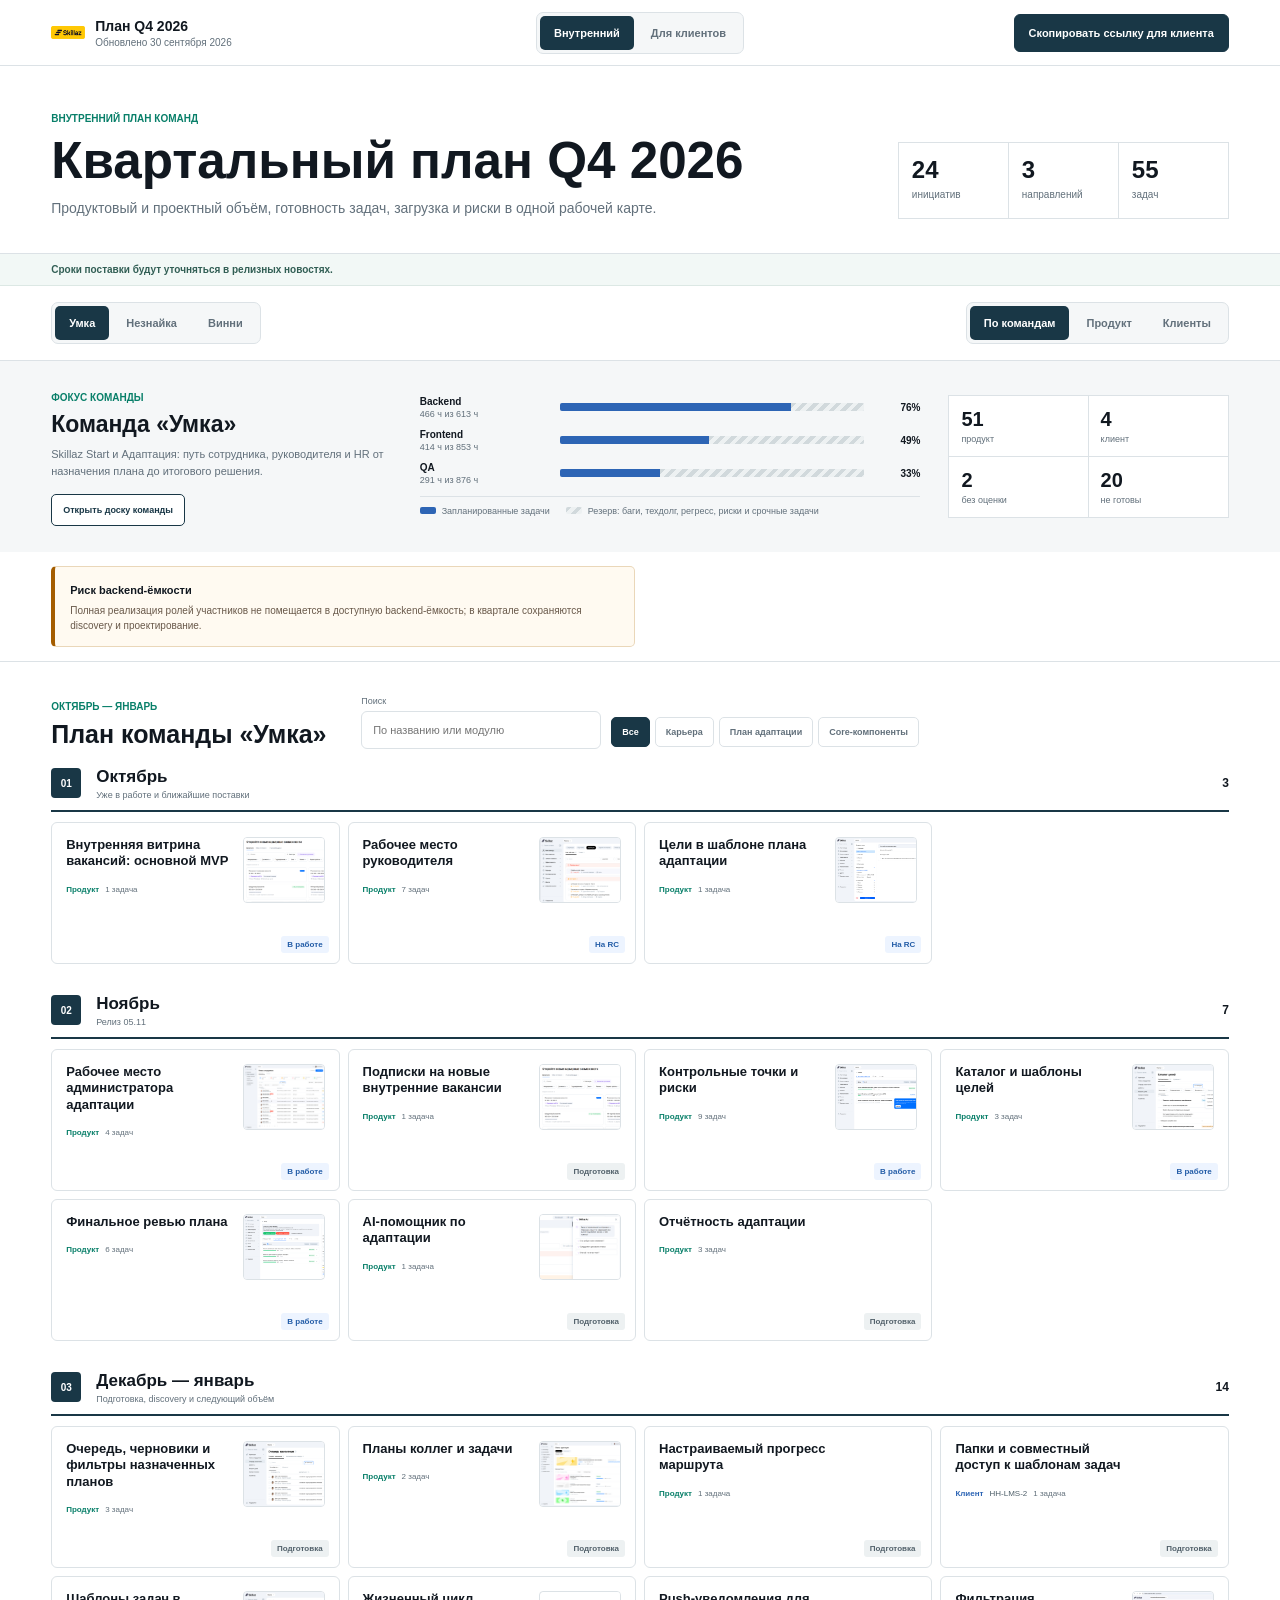
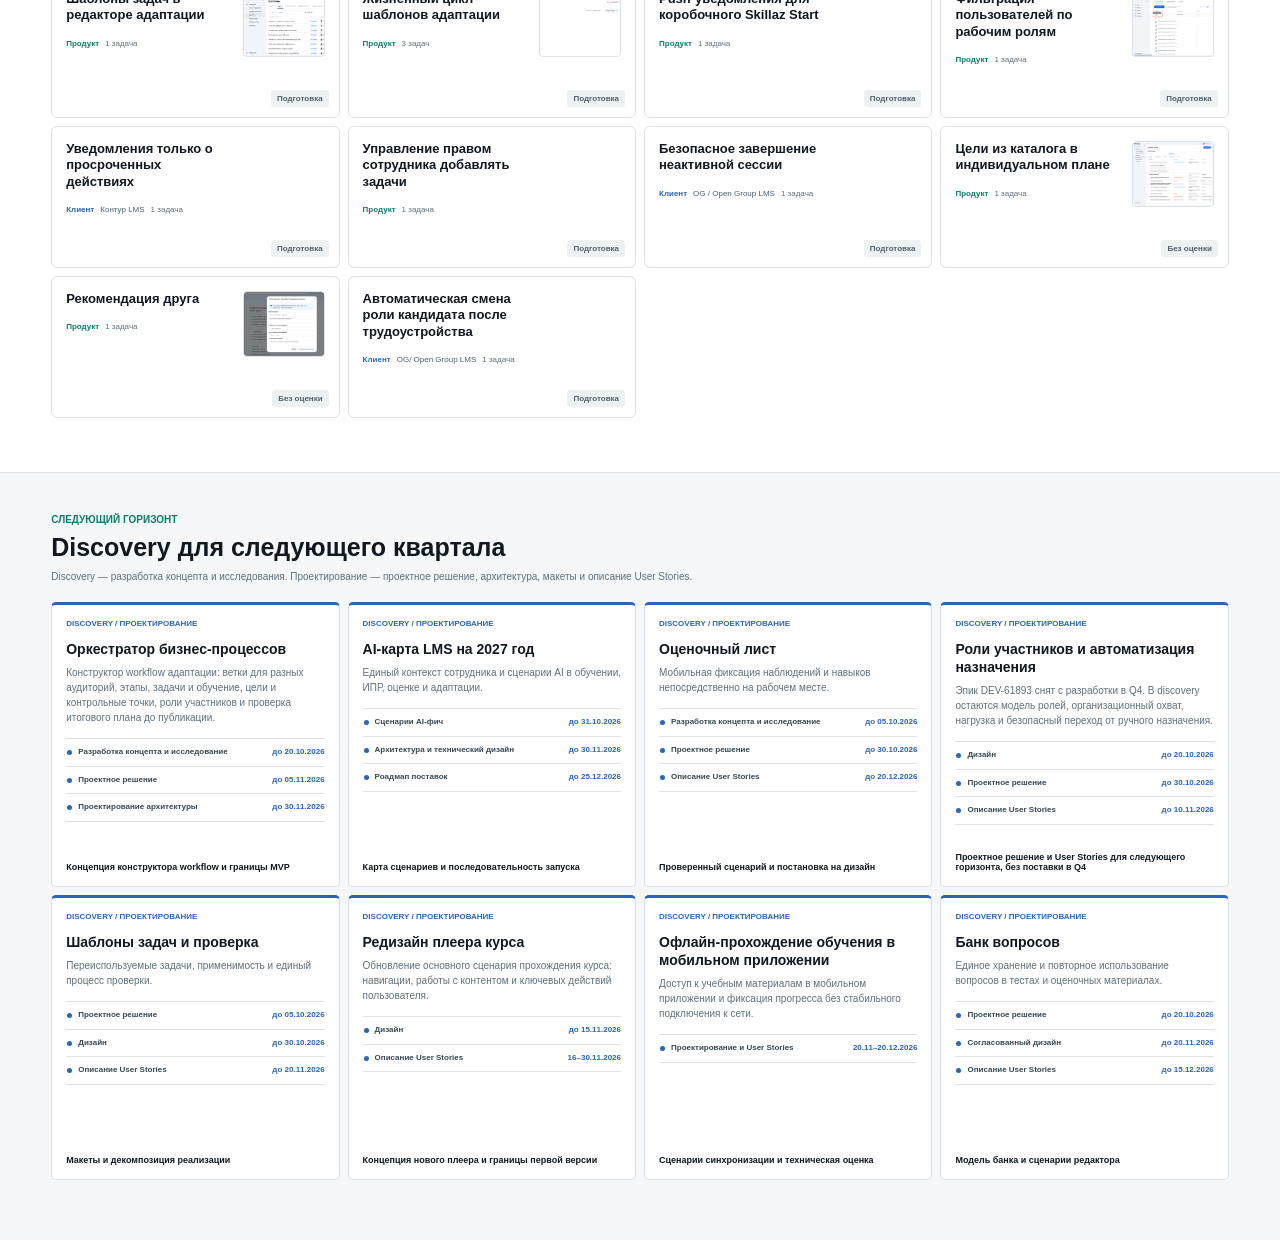
<file: q4-2026/index.html>
<!doctype html>
<html lang="ru">
<head>
  <meta charset="utf-8">
  <meta name="viewport" content="width=device-width, initial-scale=1">
  <meta name="theme-color" content="#ffffff">
  <title>Skillaz · план Q4 2026</title>
  <link rel="icon" href="../skillaz-logo.png">
  <link rel="stylesheet" href="q4.css?v=20260929-12">
  <link rel="stylesheet" href="q4-enhancements.css?v=20260930-5">
</head>
<body>
  <header class="topbar">
    <a class="brand" href="../"><img src="../skillaz-logo.png" alt="Skillaz"><span><strong>План Q4 2026</strong><small id="updatedAt"></small></span></a>
    <div class="mode-switch" id="modeSwitch" role="group" aria-label="Режим просмотра">
      <button type="button" data-mode="internal">Внутренний</button><button type="button" data-mode="client">Для клиентов</button>
    </div>
    <button class="share-button" id="shareButton" type="button">Скопировать ссылку для клиента</button>
  </header>
  <main>
    <section class="intro">
      <div><span class="eyebrow" id="eyebrow"></span><h1 id="pageTitle"></h1><p id="pageLead"></p></div>
      <div class="summary" id="summary"></div>
    </section>
    <p class="delivery-note" id="deliveryNote"></p>
    <section class="controls internal-only">
      <div class="team-tabs" id="teamTabs"></div>
      <div class="scope-tabs" id="scopeTabs" role="group" aria-label="Представление внутреннего плана"><button type="button" data-scope="team">По командам</button><button type="button" data-scope="product">Продукт</button><button type="button" data-scope="project">Клиенты</button></div>
    </section>
    <section class="team-panel internal-only">
      <div class="team-copy"><span class="section-label">Фокус команды</span><h2 id="teamTitle"></h2><p id="teamMission"></p><a class="dashboard-link" id="teamDashboard" target="_blank" rel="noreferrer">Открыть доску команды</a></div>
      <div class="capacity" id="capacity"></div><div class="team-stats" id="teamStats"></div>
    </section>
    <section class="notices internal-only" id="notices"></section>
    <section class="roadmap">
      <header class="roadmap-head">
        <div><span class="section-label">Октябрь — январь</span><h2 id="roadmapTitle"></h2></div>
        <div class="roadmap-tools" id="roadmapTools"><label class="search"><span>Поиск</span><input id="searchInput" type="search" placeholder="По названию или модулю"></label><label class="client-filter hidden" id="clientFilterLabel"><span>Клиент</span><select id="clientFilter"><option value="Все клиенты">Все клиенты</option></select></label><div class="module-filter" id="moduleFilter"></div></div>
      </header>
      <div class="months" id="months"></div>
    </section>
    <section class="discovery"><header><span class="section-label">Следующий горизонт</span><h2>Discovery для следующего квартала</h2><p>Discovery — разработка концепта и исследования. Проектирование — проектное решение, архитектура, макеты и описание User Stories.</p></header><div class="discovery-grid" id="discoveryGrid"></div></section>
  </main>
  <div class="modal-shell" id="modalShell" aria-hidden="true">
    <button class="modal-backdrop" id="modalBackdrop" aria-label="Закрыть"></button>
    <article class="modal" role="dialog" aria-modal="true" aria-labelledby="modalTitle">
      <button class="modal-close" id="modalClose" type="button" aria-label="Закрыть">×</button>
      <header class="modal-header"><div class="modal-meta" id="modalMeta"></div><h2 id="modalTitle"></h2><p id="modalSummary"></p></header>
      <div class="gallery" id="gallery"></div>
      <section class="modal-section"><h3 id="scopeTitle">Что входит</h3><div class="task-list" id="taskList"></div></section>
    </article>
  </div>
  <div class="image-viewer" id="imageViewer" aria-hidden="true">
    <button class="image-viewer-backdrop" id="imageViewerBackdrop" type="button" aria-label="Закрыть изображение"></button>
    <button class="image-viewer-close" id="imageViewerClose" type="button" aria-label="Закрыть изображение">×</button>
    <img id="imageViewerImage" alt="Увеличенный макет">
  </div>
  <div class="toast" id="toast" role="status"></div>
  <script src="q4-data.js?v=20261105-home-dec"></script><script src="q4.js?v=20260930-4"></script>
</body>
</html>
</file>
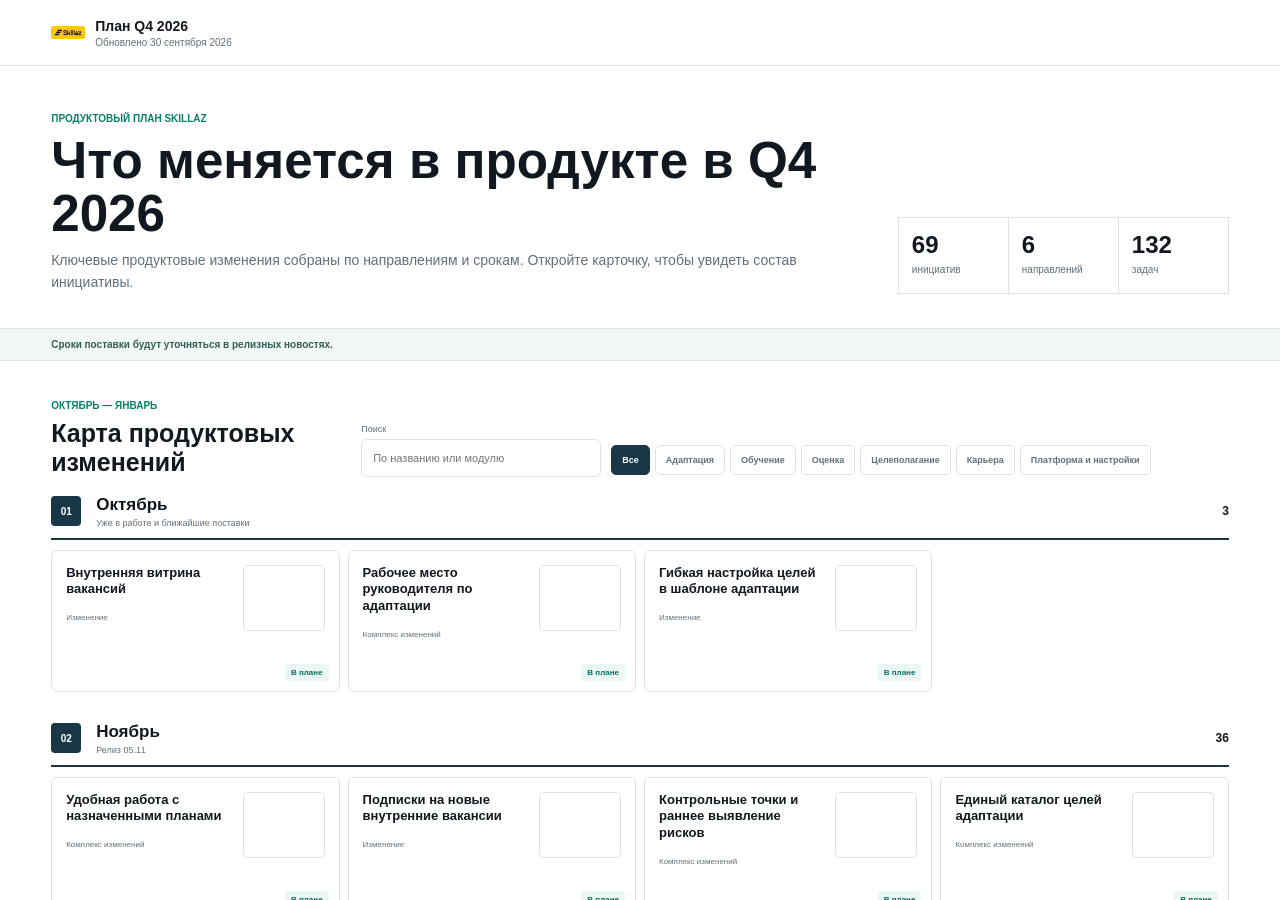
<file: q4-2026/client.html>
<!doctype html><html lang="ru"><head><meta charset="utf-8"><meta name="viewport" content="width=device-width"><meta http-equiv="refresh" content="0;url=index.html?view=client&amp;shared=1"><title>Skillaz · план Q4 2026</title></head><body><a href="index.html?view=client&amp;shared=1">Открыть план</a></body></html>
</file>
<file: q4-2026/q4.css>
:root{--ink:#111820;--muted:#62707b;--line:#dce2e6;--soft:#f5f7f8;--dark:#193746;--green:#087f69;--blue:#2d65b5;--amber:#a45d00;--red:#a43f34;--white:#fff;--shadow:0 20px 60px rgba(18,37,47,.18)}
*{box-sizing:border-box}html{scroll-behavior:smooth}body{margin:0;background:#fff;color:var(--ink);font-family:Inter,Arial,sans-serif;letter-spacing:0}button,input,select{font:inherit;letter-spacing:0}button{cursor:pointer}.topbar{position:sticky;top:0;z-index:30;display:grid;grid-template-columns:1fr auto 1fr;align-items:center;gap:20px;min-height:66px;padding:9px clamp(18px,4vw,58px);border-bottom:1px solid var(--line);background:rgba(255,255,255,.96);backdrop-filter:blur(12px)}.brand{display:flex;align-items:center;gap:10px;color:inherit;text-decoration:none}.brand img{width:34px;height:34px;object-fit:contain}.brand strong,.brand small{display:block}.brand strong{font-size:14px}.brand small{margin-top:3px;color:var(--muted);font-size:10px}.mode-switch,.team-tabs,.scope-tabs{display:flex;gap:3px;padding:3px;border:1px solid var(--line);border-radius:7px;background:var(--soft)}.mode-switch button,.team-tabs button,.scope-tabs button{min-height:34px;padding:0 14px;border:0;border-radius:5px;color:var(--muted);background:transparent;font-size:11px;font-weight:750}.mode-switch button.active,.team-tabs button.active,.scope-tabs button.active{color:#fff;background:var(--dark)}.share-button{justify-self:end;min-height:38px;padding:0 14px;border:1px solid var(--dark);border-radius:6px;color:#fff;background:var(--dark);font-size:11px;font-weight:750}.intro{display:grid;grid-template-columns:minmax(0,1fr) auto;gap:44px;align-items:end;padding:42px clamp(18px,4vw,58px) 34px;border-bottom:1px solid var(--line)}.eyebrow,.section-label{color:var(--green);font-size:10px;font-weight:850;text-transform:uppercase}.intro h1{max-width:850px;margin:9px 0 10px;font-size:clamp(34px,4vw,54px);line-height:1.03}.intro p{max-width:750px;margin:0;color:var(--muted);font-size:14px;line-height:1.55}.summary{display:grid;grid-template-columns:repeat(3,110px);border-top:1px solid var(--line);border-left:1px solid var(--line)}.summary div{min-height:76px;padding:13px;border-right:1px solid var(--line);border-bottom:1px solid var(--line)}.summary strong,.summary span{display:block}.summary strong{font-size:24px}.summary span{margin-top:5px;color:var(--muted);font-size:10px}.controls{display:flex;justify-content:space-between;gap:20px;padding:16px clamp(18px,4vw,58px);border-bottom:1px solid var(--line)}.team-panel{display:grid;grid-template-columns:minmax(280px,.85fr) minmax(380px,1.25fr) minmax(240px,.7fr);gap:28px;align-items:center;padding:26px clamp(18px,4vw,58px);background:var(--soft)}.team-copy h2{margin:6px 0 8px;font-size:23px}.team-copy p{margin:0;color:var(--muted);font-size:11px;line-height:1.55}.capacity{display:grid;gap:10px}.capacity-row{display:grid;grid-template-columns:128px 1fr 44px;gap:12px;align-items:center}.capacity-row div:first-child strong,.capacity-row div:first-child span{display:block}.capacity-row div:first-child strong{font-size:10px}.capacity-row div:first-child span{margin-top:2px;color:var(--muted);font-size:9px}.capacity-row b{font-size:10px;text-align:right}.capacity-track{height:8px;overflow:hidden;border-radius:2px;background:#e1e7e9}.capacity-track i{display:block;height:100%;background:var(--blue)}.capacity-row.over .capacity-track i{background:var(--red)}.capacity-row.over b{color:var(--red)}.team-stats{display:grid;grid-template-columns:1fr 1fr;border:1px solid var(--line);background:#fff}.team-stats div{padding:12px;border-right:1px solid var(--line);border-bottom:1px solid var(--line)}.team-stats div:nth-child(2n){border-right:0}.team-stats div:nth-last-child(-n+2){border-bottom:0}.team-stats strong,.team-stats span{display:block}.team-stats strong{font-size:20px}.team-stats span{margin-top:3px;color:var(--muted);font-size:9px}.notices{display:grid;grid-template-columns:repeat(2,minmax(0,1fr));gap:10px;padding:14px clamp(18px,4vw,58px);border-bottom:1px solid var(--line);background:#fff}.notices.empty{display:none}.notice{padding:13px 15px;border:1px solid #ead7b9;border-left:4px solid var(--amber);border-radius:5px;background:#fffaf1}.notice.danger{border-color:#ebcbc7;border-left-color:var(--red);background:#fff7f5}.notice strong{font-size:11px}.notice p{margin:5px 0 0;color:#69594a;font-size:10px;line-height:1.5}.roadmap{padding:34px clamp(18px,4vw,58px) 54px}.roadmap-head{display:grid;grid-template-columns:280px minmax(0,1fr);align-items:end;gap:30px;margin-bottom:18px}.roadmap-head h2,.discovery h2{margin:6px 0 0;font-size:25px}.roadmap-tools{display:grid;grid-template-columns:240px minmax(0,1fr);align-items:end;gap:10px;min-width:0}.search span{display:block;margin:0 0 5px;color:var(--muted);font-size:9px}.search input{width:240px;height:38px;padding:0 11px;border:1px solid var(--line);border-radius:6px;background:#fff;color:var(--ink);font-size:11px}.module-filter{display:flex;min-width:0;gap:5px;overflow-x:auto;flex-wrap:nowrap;justify-content:flex-start;padding-bottom:2px;scrollbar-width:thin}.module-filter button{min-height:30px;flex:none;padding:0 10px;border:1px solid var(--line);border-radius:5px;color:var(--muted);background:#fff;font-size:9px;font-weight:750;white-space:nowrap}.module-filter button.active{border-color:var(--dark);color:#fff;background:var(--dark)}.months{display:grid;gap:30px}.month{min-width:0}.month>header{display:grid;grid-template-columns:34px 1fr auto;gap:11px;align-items:center;padding:0 0 10px;border-bottom:2px solid var(--dark)}.month>header>span{display:grid;width:30px;height:30px;place-items:center;border-radius:4px;color:#fff;background:var(--dark);font-size:10px;font-weight:800}.month h3{margin:0;font-size:17px}.month header p{margin:3px 0 0;color:var(--muted);font-size:9px}.month header b{font-size:12px}.card-grid{display:grid;grid-template-columns:repeat(4,minmax(0,1fr));gap:8px;padding-top:10px}.roadmap-card{position:relative;display:grid;grid-template-columns:minmax(0,1fr) 82px;gap:10px;min-height:142px;padding:14px;border:1px solid var(--line);border-radius:6px;background:#fff;color:inherit;text-align:left;overflow:hidden}.roadmap-card:hover{border-color:#9cadb6;box-shadow:0 7px 20px rgba(30,50,60,.09);transform:translateY(-1px)}.roadmap-card img{width:82px;height:66px;border:1px solid var(--line);border-radius:4px;object-fit:cover;object-position:top left}.card-copy{display:flex;min-width:0;flex-direction:column}.card-copy>strong{font-size:13px;line-height:1.28}.card-meta{display:flex;gap:8px;margin-top:auto;padding-top:15px;color:var(--muted);font-size:8px}.status{position:absolute;right:10px;bottom:10px;padding:4px 6px;border-radius:3px;color:#51606a;background:#edf1f2;font-size:8px;font-weight:750}.status.progress{color:#225ca7;background:#edf4ff}.status.ready{color:#08705f;background:#eaf7f3}.status.risk{color:#963c32;background:#fff0ed}.empty-state{grid-column:1/-1;margin:0;padding:24px;border:1px dashed var(--line);color:var(--muted);font-size:11px;text-align:center}.discovery{padding:36px clamp(18px,4vw,58px) 60px;border-top:1px solid var(--line);background:var(--soft)}.discovery>header>p{max-width:760px;margin:7px 0 0;color:var(--muted);font-size:10px;line-height:1.5}.discovery-grid{display:grid;grid-template-columns:repeat(4,minmax(0,1fr));gap:8px;margin-top:18px}.discovery-grid article{display:flex;min-height:285px;flex-direction:column;padding:14px;border:1px solid var(--line);border-top:3px solid var(--blue);border-radius:5px;background:#fff}.discovery-grid>article>span{color:var(--blue);font-size:8px;font-weight:850;text-transform:uppercase}.discovery-grid h3{margin:12px 0 7px;font-size:14px;line-height:1.3}.discovery-grid p{margin:0;color:var(--muted);font-size:10px;line-height:1.5}.discovery-grid strong{margin-top:auto;padding-top:16px;font-size:9px}.discovery-timeline{display:grid;gap:0;margin:13px 0 8px;padding:0;list-style:none;border-top:1px solid var(--line)}.discovery-timeline li{position:relative;display:grid;grid-template-columns:minmax(0,1fr) auto;gap:8px;padding:8px 0 8px 12px;border-bottom:1px solid var(--line);font-size:8px;line-height:1.35}.discovery-timeline li:before{position:absolute;top:11px;left:1px;width:5px;height:5px;border-radius:50%;background:var(--blue);content:""}.discovery-timeline li span{color:#37464f;font-size:8px;font-weight:650;text-transform:none}.discovery-timeline time{color:var(--blue);font-weight:800;white-space:nowrap}.modal-shell{position:fixed;inset:0;z-index:80;display:grid;place-items:center;padding:28px;pointer-events:none}.modal-shell.open{pointer-events:auto}.modal-backdrop{position:absolute;inset:0;width:100%;border:0;opacity:0;background:rgba(10,22,28,.58);transition:.2s}.modal-shell.open .modal-backdrop{opacity:1}.modal{position:relative;width:min(1040px,100%);max-height:calc(100vh - 56px);overflow:auto;transform:translateY(12px) scale(.99);opacity:0;border-radius:8px;background:#fff;box-shadow:var(--shadow);transition:.2s}.modal-shell.open .modal{transform:none;opacity:1}.modal-close{position:sticky;top:14px;z-index:4;float:right;width:36px;height:36px;margin:14px 14px 0 0;border:1px solid var(--line);border-radius:50%;background:#fff;font-size:22px}.modal-header{padding:34px 44px 25px}.modal-meta{display:flex;align-items:center;gap:8px;padding-right:50px}.modal-meta>span:not(.status){color:var(--green);font-size:9px;font-weight:800;text-transform:uppercase}.modal-meta .status{position:static}.modal h2{max-width:800px;margin:9px 0 11px;font-size:32px;line-height:1.12}.modal-header p{max-width:860px;margin:0;color:#485862;font-size:13px;line-height:1.6}.gallery{display:grid;grid-template-columns:repeat(2,minmax(0,1fr));gap:8px;padding:0 44px 28px}.gallery.empty{display:none}.gallery figure{height:230px;margin:0;overflow:hidden;border:1px solid var(--line);border-radius:5px;background:#f3f5f6}.gallery figure.wide:only-child,.gallery figure.wide:nth-last-child(3){grid-column:1/-1;height:360px}.gallery img{display:block;width:100%;height:100%;object-fit:contain;object-position:center top}.modal-section{padding:26px 44px 44px;border-top:1px solid var(--line);background:var(--soft)}.modal-section>h3{margin:0 0 14px;font-size:14px}.task-list{display:grid;grid-template-columns:repeat(2,minmax(0,1fr));gap:8px}.task{min-width:0;padding:14px;border:1px solid var(--line);border-radius:5px;background:#fff}.task-head{display:flex;align-items:center;justify-content:space-between;gap:10px;margin-bottom:7px}.task-head a{color:var(--blue);font-size:9px;font-weight:800;text-decoration:none}.task-head span{color:var(--muted);font-size:8px}.task>strong{display:block;font-size:12px;line-height:1.35}.task p{display:-webkit-box;margin:7px 0 0;overflow:hidden;color:var(--muted);font-size:9px;line-height:1.45;-webkit-line-clamp:4;-webkit-box-orient:vertical}.task small{display:block;margin-top:10px;color:#76838c;font-size:8px}.client-outcomes{display:grid;grid-template-columns:repeat(3,minmax(0,1fr));gap:0;border-top:1px solid var(--line);border-left:1px solid var(--line)}.client-outcome{min-height:128px;padding:18px;border-right:1px solid var(--line);border-bottom:1px solid var(--line);background:#fff}.client-outcome span{display:block;color:var(--green);font-size:10px;font-weight:850}.client-outcome p{margin:20px 0 0;color:var(--ink);font-size:12px;font-weight:700;line-height:1.45}.toast{position:fixed;left:50%;bottom:25px;z-index:120;transform:translate(-50%,12px);opacity:0;padding:10px 14px;border-radius:5px;color:#fff;background:var(--dark);font-size:11px;pointer-events:none;transition:.2s}.toast.show{transform:translate(-50%,0);opacity:1}.client-mode .internal-only{display:none!important}.shared-mode .mode-switch,.shared-mode .share-button{display:none}.shared-mode .topbar{grid-template-columns:1fr}.client-mode:not(.shared-mode) .topbar{grid-template-columns:1fr auto 1fr}.client-mode .roadmap-card{grid-template-columns:minmax(0,1fr) 82px}.client-mode .task-list{grid-template-columns:repeat(2,minmax(0,1fr))}
@media(max-width:1180px){.team-panel{grid-template-columns:1fr 1.35fr}.team-stats{grid-column:1/-1}.card-grid{grid-template-columns:repeat(3,minmax(0,1fr))}.discovery-grid{grid-template-columns:repeat(3,minmax(0,1fr))}}
@media(max-width:820px){.topbar{grid-template-columns:1fr auto;padding:8px 15px}.brand small,.mode-switch{display:none}.intro{grid-template-columns:1fr;padding:28px 18px}.intro h1{font-size:36px}.summary{grid-template-columns:repeat(3,1fr)}.controls{padding:13px 18px;overflow:auto}.team-panel{grid-template-columns:1fr;padding:23px 18px}.team-stats{grid-column:auto}.notices{grid-template-columns:1fr;padding:12px 18px}.roadmap{padding:28px 18px 42px}.roadmap-head{display:flex;align-items:flex-start;flex-direction:column}.roadmap-tools{display:flex;width:100%;align-items:flex-start;flex-direction:column}.search,.module-filter{width:100%;max-width:100%}.search input{width:100%;min-width:0}.module-filter{justify-content:flex-start}.card-grid{grid-template-columns:repeat(2,minmax(0,1fr))}.discovery{padding:30px 18px 45px}.discovery-grid{grid-template-columns:repeat(2,minmax(0,1fr))}.modal-shell{padding:0}.modal{width:100%;max-height:100vh;border-radius:0}.modal-header,.modal-section{padding-left:20px;padding-right:20px}.gallery{grid-template-columns:1fr;padding:0 20px 24px}.gallery figure,.gallery figure.wide:only-child,.gallery figure.wide:nth-last-child(3){grid-column:auto;height:230px}.task-list,.client-mode .task-list{grid-template-columns:1fr}}
@media(max-width:520px){.share-button{padding:0 10px}.brand img{width:30px;height:30px}.intro h1{font-size:31px}.summary div{min-height:67px;padding:10px}.summary strong{font-size:20px}.team-tabs,.scope-tabs{flex:none}.capacity-row{grid-template-columns:112px 1fr 38px}.card-grid{grid-template-columns:1fr}.roadmap-card{min-height:132px}.discovery-grid{grid-template-columns:1fr}.discovery-grid article{min-height:155px}.modal h2{font-size:25px}.modal-header{padding-top:25px}}
.capacity-track{display:flex}.capacity-track>i{flex:none}.capacity-reserve{display:block;flex:none;height:100%;background:repeating-linear-gradient(135deg,#d1d9dc 0,#d1d9dc 4px,#edf1f2 4px,#edf1f2 8px)}.capacity-legend{display:flex;flex-wrap:wrap;gap:6px 16px;margin-top:1px;padding-top:8px;border-top:1px solid var(--line);color:var(--muted);font-size:9px;line-height:1.4}.capacity-legend span{display:inline-flex;align-items:center;gap:6px}.capacity-legend i{display:block;width:16px;height:7px;flex:none;border-radius:2px}.capacity-legend-planned{background:var(--blue)}.capacity-legend-reserve{background:repeating-linear-gradient(135deg,#d1d9dc 0,#d1d9dc 4px,#edf1f2 4px,#edf1f2 8px)}
</file>
<file: q4-2026/q4-enhancements.css>
.delivery-note {
  margin: 0;
  padding: 10px clamp(18px, 4vw, 58px);
  border-bottom: 1px solid #dce8e4;
  color: #315e54;
  background: #f2f8f6;
  font-size: 10px;
  font-weight: 700;
}

.dashboard-link {
  display: inline-flex;
  align-items: center;
  min-height: 32px;
  margin-top: 13px;
  padding: 0 11px;
  border: 1px solid var(--dark);
  border-radius: 5px;
  color: var(--dark);
  background: #fff;
  font-size: 9px;
  font-weight: 800;
  text-decoration: none;
}

.dashboard-link:hover {
  color: #fff;
  background: var(--dark);
}

.card-meta {
  min-width: 0;
  align-items: center;
  gap: 6px;
}

.card-meta > span:last-child,
.work-type {
  flex: none;
}

.work-type {
  font-weight: 800;
}

.work-type.product {
  color: var(--green);
}

.work-type.client {
  color: var(--blue);
}

.team-name {
  color: #16384a;
  font-weight: 800;
}

.team-tabs.hidden,
.scope-hidden {
  display: none;
}

.controls.overview {
  justify-content: flex-end;
}

.roadmap-tools.with-client-filter {
  grid-template-columns: minmax(200px, 240px) minmax(200px, 240px) minmax(0, 1fr);
  gap: 14px;
}

.roadmap-tools.with-client-filter .search,
.roadmap-tools.with-client-filter .client-filter {
  min-width: 0;
}

.roadmap-tools.with-client-filter .search input,
.roadmap-tools.with-client-filter .client-filter select {
  width: 100%;
}

.client-filter span {
  display: block;
  margin: 0 0 5px;
  color: var(--muted);
  font-size: 9px;
}

.client-filter select {
  width: 220px;
  height: 38px;
  padding: 0 30px 0 11px;
  overflow: hidden;
  border: 1px solid var(--line);
  border-radius: 6px;
  color: var(--ink);
  background: #fff;
  font-size: 11px;
  text-overflow: ellipsis;
  white-space: nowrap;
}

.client-filter.hidden {
  display: none;
}

.project-name {
  min-width: 0;
  overflow: hidden;
  color: #4f606a;
  text-overflow: ellipsis;
  white-space: nowrap;
}

.status-group {
  position: absolute;
  right: 10px;
  bottom: 10px;
  display: flex;
  max-width: calc(100% - 20px);
  align-items: center;
  justify-content: flex-end;
  gap: 4px;
  flex-wrap: wrap;
}

.status-group .status {
  position: static;
  white-space: nowrap;
}

.image-zoom-trigger {
  display: block;
  width: 100%;
  height: 100%;
  padding: 0;
  border: 0;
  background: transparent;
  cursor: zoom-in;
}

.gallery {
  grid-template-columns: minmax(0, 1fr);
}

.gallery figure,
.gallery figure.wide:only-child,
.gallery figure.wide:nth-last-child(3) {
  grid-column: auto;
  height: auto;
  min-height: 0;
  overflow: visible;
}

.gallery img {
  width: 100%;
  height: auto;
  object-fit: contain;
  object-position: center top;
}

.image-viewer {
  position: fixed;
  inset: 0;
  z-index: 140;
  display: grid;
  place-items: center;
  padding: 32px;
  opacity: 0;
  pointer-events: none;
  transition: opacity .18s;
}

.image-viewer.open {
  opacity: 1;
  pointer-events: auto;
}

.image-viewer-backdrop {
  position: absolute;
  inset: 0;
  width: 100%;
  height: 100%;
  border: 0;
  background: rgba(8, 18, 24, .88);
}

.image-viewer img {
  position: relative;
  z-index: 1;
  display: block;
  max-width: calc(100vw - 64px);
  max-height: calc(100vh - 64px);
  object-fit: contain;
  box-shadow: 0 18px 70px rgba(0, 0, 0, .35);
}

.image-viewer-close {
  position: fixed;
  top: 18px;
  right: 18px;
  z-index: 2;
  display: grid;
  width: 40px;
  height: 40px;
  place-items: center;
  padding: 0;
  border: 1px solid rgba(255, 255, 255, .55);
  border-radius: 50%;
  color: #fff;
  background: rgba(14, 31, 39, .82);
  font-size: 25px;
  line-height: 1;
}

@media (max-width: 820px) {
  .controls.overview {
    justify-content: flex-start;
  }

  .delivery-note {
    padding-right: 18px;
    padding-left: 18px;
  }

  .roadmap-tools.with-client-filter {
    display: flex;
  }

  .client-filter,
  .client-filter select {
    width: 100%;
  }

  .image-viewer {
    padding: 14px;
  }

  .image-viewer img {
    max-width: calc(100vw - 28px);
    max-height: calc(100vh - 28px);
  }
}
</file>
